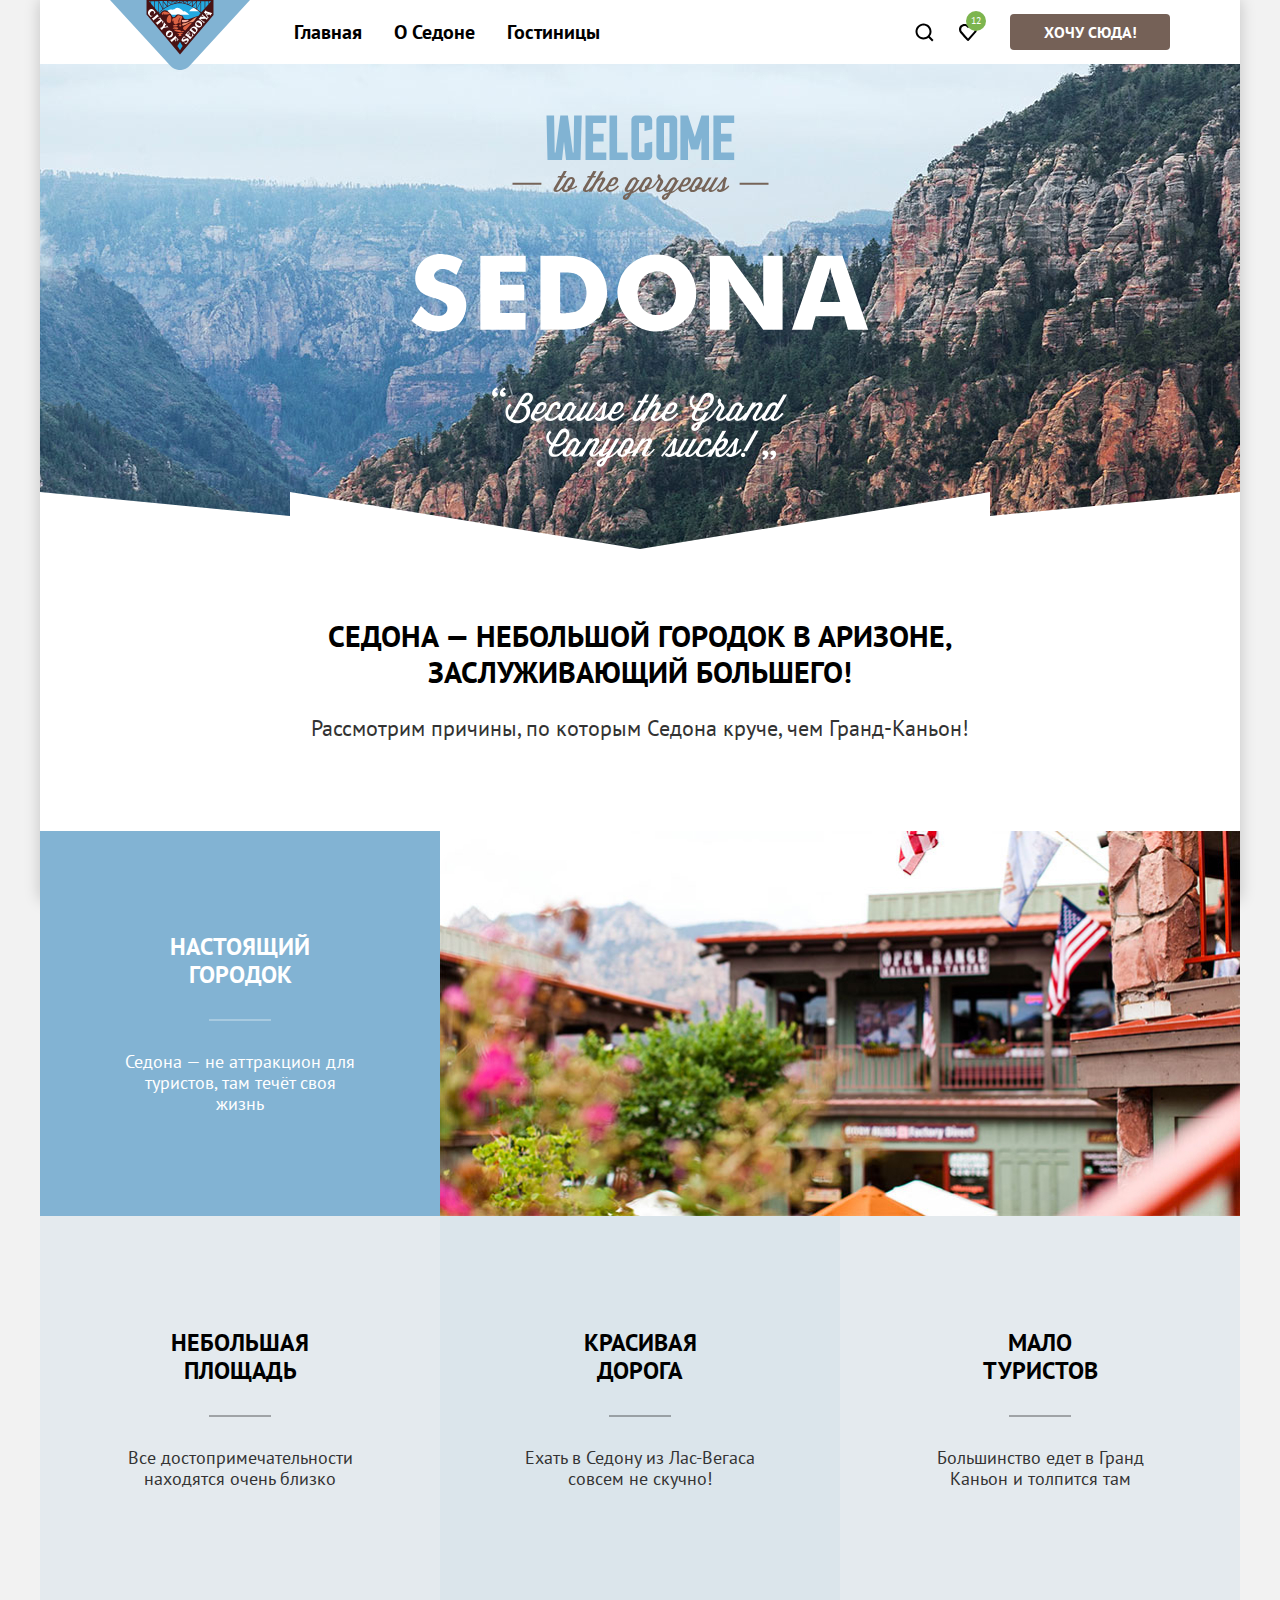
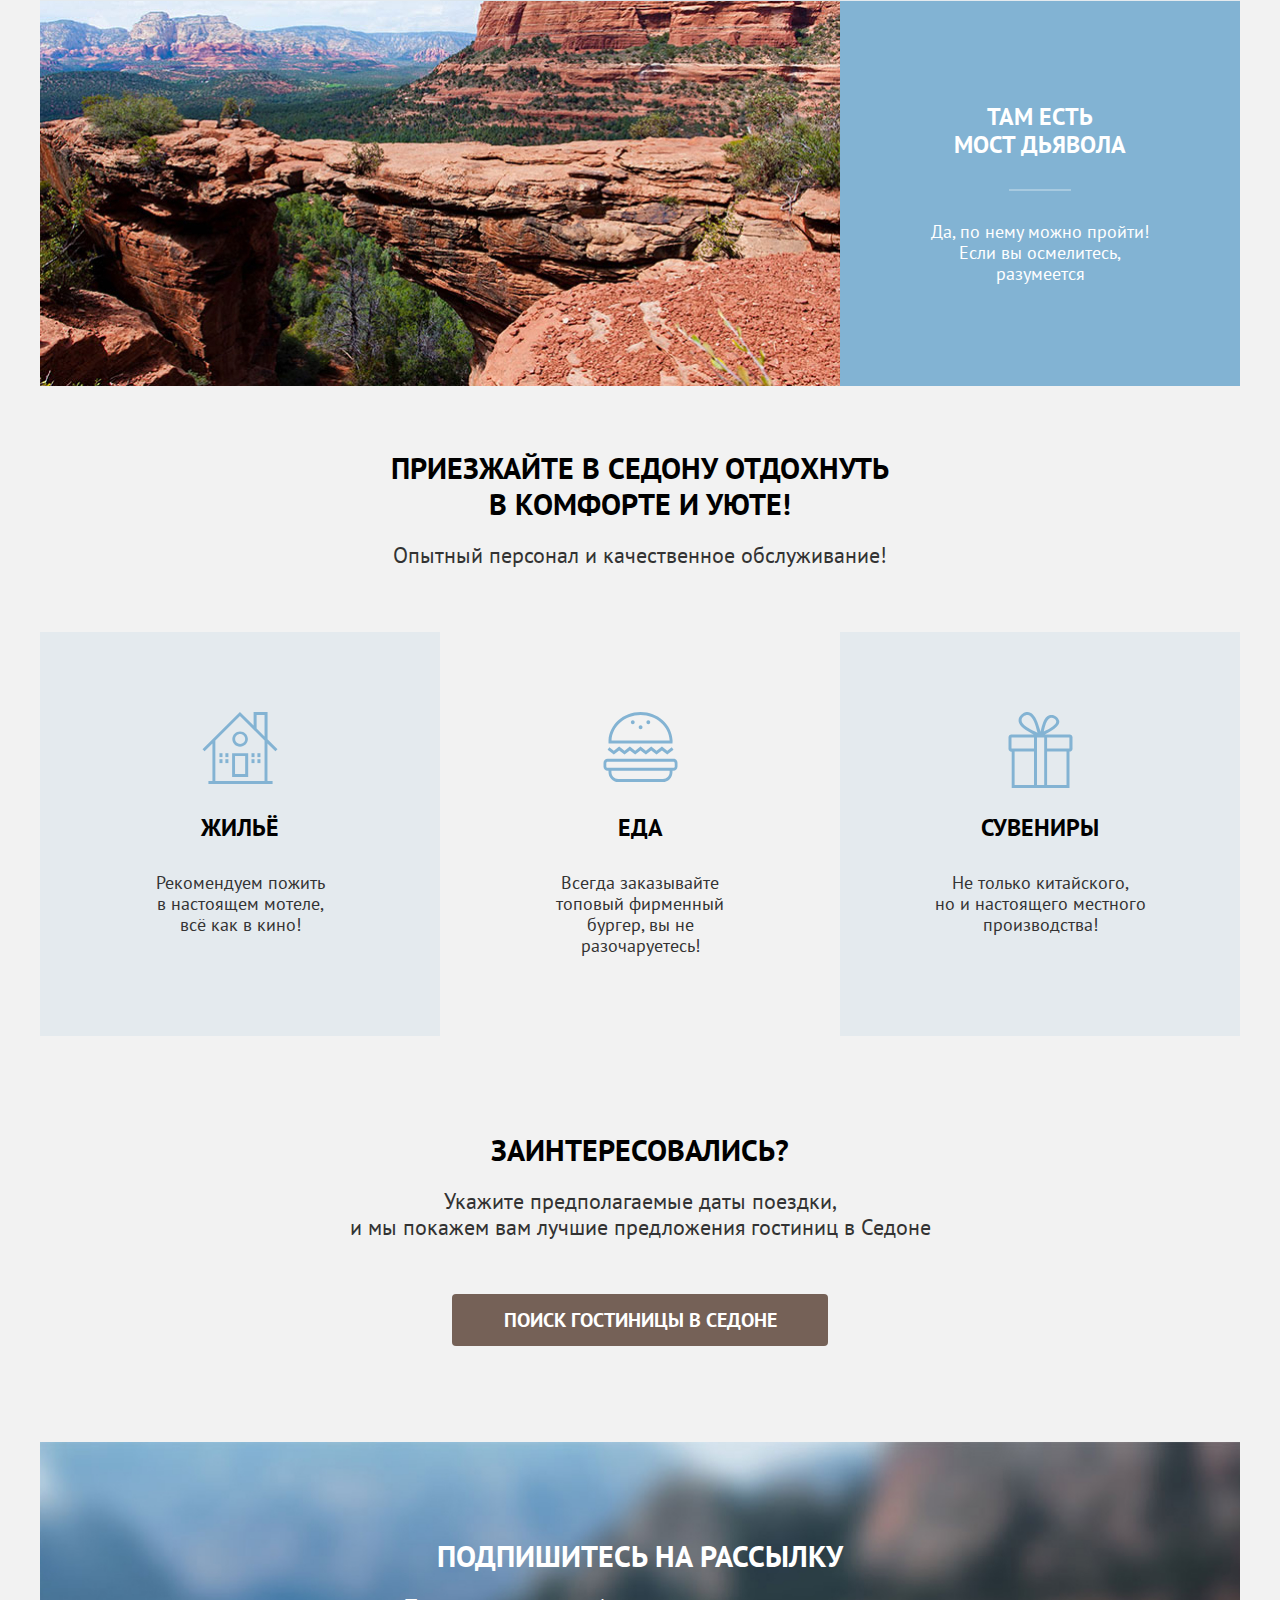
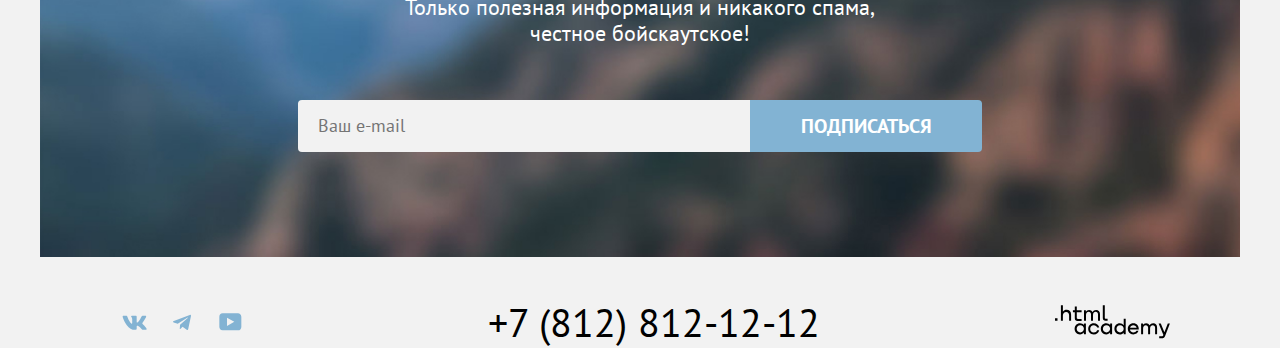
<file: index.html>
<!DOCTYPE html>
<html lang="ru">

  <head>
    <meta charset="utf-8">
    <title>Главная</title>
    <link rel="stylesheet" href="css/style.css">
    <link rel="shortcut icon" type="image/png" sizes="32x32" href="favicon.png">
  </head>

  <body>
    <div class="page-container">
      <header class="page-header" data-test="header">
        <nav class="main-menu">
          <a class="logo" href=""><img src="images/logo.svg" width="140" height="70" alt="Логотип города SEDONA."></a>
          <ul class="site-menu">
            <li class="site-menu-item site-menu-item-active">
              <a href="index.html">Главная</a>
            </li>
            <li class="site-menu-item">
              <a href="#">О Седоне</a>
            </li>
            <li class="site-menu-item">
              <a href="catalog.html">Гостиницы</a>
            </li>
          </ul>
          <ul class="menu-list">
            <li class="menu-list-item">
              <a class="menu-list-search" href="#">
                <svg class="menu-icon" aria-hidden="true" focusable="false" width="20" height="20"
                  xmlns="http://www.w3.org/2000/svg">
                  <path
                    d="m19.5 18.008-3.7-3.68c1-1.292 1.7-2.983 1.7-4.872 0-4.376-3.6-7.956-8-7.956s-8 3.68-8 8.055c0 4.376 3.6 7.956 8 7.956 1.8 0 3.5-.597 4.9-1.69l3.7 3.679 1.4-1.492Zm-10-2.486c-3.3 0-6-2.685-6-5.967 0-3.282 2.7-5.967 6-5.967s6 2.685 6 5.967c0 3.282-2.7 5.967-6 5.967Z" />
                </svg>
                <span class="visually-hidden">Поиск</span>
              </a>
            </li>
            <li class="menu-list-item">
              <a class="menu-list-favorites" href="#">
                <svg class="menu-icon" aria-hidden="true" focusable="false" width="20" height="20"
                  xmlns="http://www.w3.org/2000/svg">
                  <path
                    d="M9.9 19c-.3 0-.6-.1-.8-.4-5.4-6.1-6.7-7.5-7-7.9C1.4 9.8 1 8.6 1 7.4 1 4.4 3.4 2 6.5 2 7.8 2 9 2.5 10 3.3c1-.8 2.3-1.3 3.5-1.3 3 0 5.5 2.4 5.5 5.4 0 1.3-.5 2.5-1.3 3.4l-7 7.9c-.2.2-.4.3-.8.3Zm-6-9.5c.3.4 3.5 4 6.1 6.9l6.2-7c.5-.5.7-1.2.7-2 0-1.8-1.5-3.3-3.3-3.3-1 0-2 .5-2.7 1.3-.3.3-.6.4-.9.4-.3 0-.6-.2-.8-.4-.7-.8-1.7-1.3-2.7-1.3-1.8 0-3.3 1.5-3.3 3.3-.1.9.3 1.6.7 2.1-.1 0-.1 0 0 0Z" />
                </svg>
                <span class="visually-hidden">В избранном.</span>
                <span class="menu-favorites-numbers">12</span>
              </a>
            </li>
            <li>
              <a class="button button-menu-link" href="#">Хочу сюда!</a>
            </li>
          </ul>
        </nav>
      </header>
      <main class="page-main" data-test="main">
        <section class="hero" data-test="hero">
          <h1 class="visually-hidden">Городок Седона</h1>
          <img class="hero-image" src="images/welcome.svg" width="458" height="352"
            alt="Добро пожаловать в прекрасный городок Седона!">
        </section>
        <section class="advantages" data-test="advantages">
          <h2>Седона — небольшой городок в Аризоне,<br> заслуживающий большего!</h2>
          <p>Рассмотрим причины, по которым Седона круче, чем Гранд-Каньон!</p>
          <ul class="advantages-list">
            <li class="advantages-item advantages-item-user">
              <div class="advantages-title-container">
                <h3 class="advantages-title advantages-title-article">Настоящий городок</h3>
                <p class="advantages-description advantages-description-article">Седона — не аттракцион для туристов,
                  там течёт своя жизнь</p>
              </div>
              <img class="advantages-image" src="images/town.jpg" width="800" height="385" alt="Дома Седоны">
            </li>
            <li class="advantages-item">
              <div class="advantages-title-container">
                <h3 class="advantages-title">Небольшая площадь</h3>
                <p class="advantages-description">Все достопримечательности находятся очень близко</p>
              </div>
            </li>
            <li class="advantages-item">
              <div class="advantages-title-container">
                <h3 class="advantages-title">Красивая дорога</h3>
                <p class="advantages-description">Ехать в Седону из Лас-Вегаса совсем не скучно!</p>
              </div>
            </li>
            <li class="advantages-item">
              <div class="advantages-title-container">
                <h3 class="advantages-title">Мало туристов</h3>
                <p class="advantages-description">Большинство едет в Гранд Каньон и толпится там</p>
              </div>
            <li class="advantages-item advantages-item-user advantages-item-user-reverse">
              <div class="advantages-title-container">
                <h3 class="advantages-title advantages-title-article">Там есть<br> мост дьявола</h3>
                <p class="advantages-description advantages-description-article">Да, по нему можно пройти! Если вы
                  осмелитесь, разумеется</p>
              </div>
              <img class="advantages-image" src="images/canyon.jpg" width="800" height="385" alt="Горы Седоны">
            </li>
          </ul>
        </section>
        <section class="services" data-test="service">
          <div class="services-container">
            <h2>Приезжайте в Седону отдохнуть<br> в комфорте и уюте!</h2>
            <p>Опытный персонал и качественное обслуживание!</p>
          </div>
          <ul class="services-list">
            <li class="services-item">
              <div class="services-item-container">
                <h3 class="services-title services-title-house">Жильё</h3>
                <p class="services-description">Рекомендуем пожить<br> в настоящем мотеле, <br>всё как в кино!</p>
              </div>
            </li>
            <li class="services-item">
              <div class="services-item-container">
                <h3 class="services-title services-title-food">Еда</h3>
                <p class="services-description">Всегда заказывайте<br> топовый фирменный бургер, вы не разочаруетесь!
                </p>
              </div>
            </li>
            <li class="services-item">
              <div class="services-item-container">
                <h3 class="services-title services-title-present">Сувениры</h3>
                <p class="services-description">Не только китайского,<br> но и настоящего местного производства!</p>
              </div>
            </li>
          </ul>
        </section>
        <section class="hotel-search" data-test="search">
          <h2>Заинтересовались?</h2>
          <p>Укажите предполагаемые даты поездки,<br> и мы покажем вам лучшие предложения гостиниц в Седоне</p>
          <a class="button button-search" href="#">Поиск гостиницы в седоне</a>
        </section>
        <section class="subscribe" data-test="subscribe">
          <div class="subscribe-container">
            <h2>Подпишитесь на рассылку</h2>
            <p>Только полезная информация и никакого спама, честное бойскаутское!</p>
            <form class="subscribe-form" action="https://echo.htmlacademy.ru/" method="post">
              <label for="subscribe-email">
                <span class="visually-hidden">Ваш e-mail.</span>
              </label>
              <input class="field" type="email" placeholder="Ваш e-mail" name="subscribe-email" id="subscribe-email" required>
              <button class="button button-subscribe" type="submit">Подписаться</button>
            </form>
          </div>
        </section>
      </main>
      <footer class="page-footer" data-test="footer">
        <section class="footer-social">
          <h2 class="visually-hidden">Социальные сети.</h2>
          <ul class="footer-social-list">
            <li class="footer-social-item">
              <a class="footer-social-link" href="https://vk.com/htmlacademy">
                <svg class="footer-icon" aria-hidden="true" focusable="false" width="25" height="15"
                  xmlns="http://www.w3.org/2000/svg">
                  <path fill-rule="evenodd"
                    d="M24.116 1.804c.166-.546 0-.948-.795-.948h-2.625c-.668 0-.976.347-1.143.73 0 0-1.335 3.196-3.226 5.272-.612.602-.89.793-1.224.793-.167 0-.418-.19-.418-.738V1.804c0-.656-.184-.948-.74-.948H9.817c-.417 0-.668.304-.668.593 0 .621.946.765 1.043 2.513V7.76c0 .833-.153.984-.487.984-.89 0-3.055-3.21-4.34-6.885-.249-.715-.5-1.003-1.172-1.003H1.566c-.75 0-.9.347-.9.73 0 .682.89 4.07 4.145 8.551 2.17 3.06 5.225 4.72 8.008 4.72 1.67 0 1.875-.369 1.875-1.004V11.54c0-.737.158-.884.687-.884.39 0 1.057.192 2.615 1.667 1.78 1.75 2.073 2.533 3.075 2.533h2.625c.75 0 1.126-.368.91-1.096-.238-.724-1.088-1.775-2.215-3.022-.612-.71-1.53-1.475-1.809-1.858-.389-.49-.278-.71 0-1.147 0 0 3.2-4.426 3.533-5.929h.001Z"
                    clip-rule="evenodd" />
                </svg>
                <span class="visually-hidden">ВКонтакте</span>
              </a>
            </li>
            <li class="footer-social-item">
              <a class="footer-social-link" href="https://t.me/htmlacademy">
                <svg class="footer-icon" aria-hidden="true" focusable="false" width="18" height="16"
                  xmlns="http://www.w3.org/2000/svg">
                  <path
                    d="M16.785.956.84 7.104C-.248 7.541-.24 8.148.64 8.42l4.094 1.277 9.472-5.976c.448-.272.857-.126.52.173l-7.673 6.925H7.05l.002.001-.283 4.22c.414 0 .597-.19.829-.414l1.988-1.934 4.136 3.055c.762.42 1.31.205 1.5-.706l2.715-12.795c.278-1.114-.425-1.618-1.153-1.29Z" />
                </svg>
                <span class="visually-hidden">Телеграм.</span>
              </a>
            </li>
            <li class="footer-social-item">
              <a class="footer-social-link" href="https://www.youtube.com/user/htmlacademyru">
                <svg class="footer-icon" aria-hidden="true" focusable="false" width="23" height="18"
                  xmlns="http://www.w3.org/2000/svg">
                  <path
                    d="M18.94.356H3.507C1.647.356.333 1.95.333 3.756V13.85c0 1.913 1.314 3.506 3.174 3.506H19.16c1.642 0 3.174-1.593 3.174-3.4v-10.2c-.219-1.806-1.532-3.4-3.393-3.4ZM7.995 12.894V4.819l7.333 4.037-7.333 4.038Z" />
                </svg>
                <span class="visually-hidden">Ютуб.</span>
              </a>
            </li>
          </ul>
        </section>
        <div class="footer-contacts">
          <h2 class="visually-hidden">Контакты.</h2>
          <a class="footer-contacts-phone" href="tel:+78128121212">+7 (812) 812-12-12</a>
        </div>
        <div class="footer-link-container">
          <a class="footer-link" href="https://htmlacademy.ru/">
            <svg class="footer-link-icon" aria-hidden="true" focusable="false" width="115" height="34"
              xmlns="http://www.w3.org/2000/svg">
              <path
                d="M0 13.256v2.6h2.5v-2.6H0ZM11.6 4.856c-1.6 0-2.8.7-3.6 1.7h-.1v-6.2h-2v15.5h2v-5.3c0-2.1 1.3-3.6 3.3-3.6 1.8 0 2.9 1.4 2.9 3.2v5.7h2v-6.1c.1-3-1.8-4.9-4.5-4.9ZM26.6 5.156h-4.8v-3.7h-2v3.8h-1.9v2h1.9v6c0 1.7 1 2.7 2.7 2.7h4.1v-2h-3.7c-.7 0-1.1-.4-1.1-1.1v-5.7h4.8v-2ZM41.1 4.956c-1.6 0-2.9.8-3.5 2.1h-.1c-.6-1.2-1.8-2.1-3.4-2.1-1.4 0-2.5.8-3.1 1.8h-.1v-1.6H29v10.6h2v-5.4c0-2 1-3.5 2.6-3.5 1.5 0 2.4 1 2.4 2.6v6.3h2v-5.6c0-2.4 1.4-3.3 2.6-3.3 1.5 0 2.4 1 2.4 2.6v6.3h2v-6.5c.1-2.5-1.4-4.3-3.9-4.3ZM47.8 13.056c0 1.7 1 2.7 2.8 2.7h2v-2h-1.7c-.7 0-1.1-.4-1.1-1.1V.356h-2v12.7ZM28.9 20.056c-.9-1.1-2.2-1.8-3.9-1.8-3.1 0-5.4 2.3-5.4 5.6s2.3 5.6 5.4 5.6c1.8 0 3-.8 3.8-1.9h.1v1.6h2v-10.6h-2v1.5Zm-3.6 7.4c-2.2 0-3.6-1.6-3.6-3.6s1.4-3.6 3.6-3.6 3.6 1.6 3.6 3.6c0 1.9-1.4 3.6-3.6 3.6ZM44.2 22.356c-.5-2.4-2.6-4.1-5.4-4.1-3.4 0-5.6 2.5-5.6 5.6 0 3.1 2.2 5.6 5.6 5.6 2.8 0 4.9-1.8 5.4-4.2h-2.1c-.4 1.3-1.7 2.3-3.3 2.3-2.2 0-3.6-1.6-3.6-3.6s1.4-3.6 3.6-3.6c1.6 0 2.8 1 3.3 2.2h2.1v-.2ZM55.1 20.056c-.9-1.1-2.2-1.8-3.9-1.8-3.1 0-5.4 2.3-5.4 5.6s2.3 5.6 5.4 5.6c1.8 0 3-.8 3.8-1.9h.1v1.6h2v-10.6h-2v1.5Zm-3.6 7.4c-2.2 0-3.6-1.6-3.6-3.6s1.4-3.6 3.6-3.6 3.6 1.6 3.6 3.6c0 1.9-1.5 3.6-3.6 3.6ZM68.7 20.156c-.9-1.1-2.2-1.9-3.9-1.9-3.1 0-5.4 2.3-5.4 5.6s2.2 5.6 5.4 5.6c1.7 0 3-.8 3.8-1.8h.1v1.5h2v-15.4h-2v6.4Zm-3.6 7.3c-2.2 0-3.6-1.6-3.6-3.6s1.4-3.6 3.6-3.6 3.6 1.6 3.6 3.6c-.1 2-1.5 3.6-3.6 3.6ZM78.3 18.256c-3.3 0-5.5 2.5-5.5 5.6 0 3 2.1 5.6 5.5 5.6 2.5 0 4.5-1.3 5.2-3.6h-2.1c-.5 1-1.6 1.6-3 1.6-1.9 0-3.3-1.3-3.4-2.9h8.8c.2-3.6-2-6.3-5.5-6.3Zm0 1.9c1.7 0 3 1 3.3 2.6h-6.5c.3-1.5 1.5-2.6 3.2-2.6ZM98.2 18.256c-1.6 0-2.9.8-3.6 2h-.1c-.6-1.2-1.8-2-3.4-2-1.4 0-2.5.7-3.1 1.8v-1.5h-1.9v10.6h2v-5.4c0-2 1-3.4 2.6-3.5 1.5 0 2.4 1 2.4 2.6v6.3h2v-5.6c0-2.4 1.4-3.3 2.6-3.3 1.5 0 2.4 1 2.4 2.6v6.3h2v-6.5c.1-2.6-1.4-4.4-3.9-4.4ZM109.4 27.356l-3.6-8.9h-2.2l4.8 11.6c-.3.9-.7 1.2-1.7 1.2h-2.5v2h2.5c1.8 0 2.8-.8 3.5-2.6l4.7-12.2h-2.1l-3.4 8.9Z" />
            </svg>
          </a>
        </div>
      </footer>
      <div class="modal-container" data-test="modal">
        <div class="modal modal-auth">
          <button class="button-modal-close" type="button">
            <span class="visually-hidden">Закрыть.</span>
          </button>
          <section class="molal-content">
            <h2>Поиск гостиницы в седоне</h2>
            <form class="modal-form" action="https://echo.htmlacademy.ru/" method="post">
              <div class="arrival-date-container">
                <label for="arrival-date">Дата заезда:</label>
                <input class="modal-input modal-input-date arrival-date-input" type="text" name="arrival-date"
                  id="arrival-date" value="27 апреля 2020" required>
                <span class="arrival-date-span">Мы не можем отправить вас в прошлое.</span>
              </div>
              <div class="date-of-departure-container">
                <label for="date-of-departure">Дата выезда:</label>
                <input class="modal-input modal-input-date date-of-departure-input" type="text" name="date-of-departure"
                  id="date-of-departure" value="1 сентября 2023" required>
                <span class="date-of-departure-span">На эти даты есть свободные номера. Пока есть.</span>
              </div>
              <label class="adult-label
              people-label" for="adult">Взрослые:</label>
              <div class="input-people-container">
                <div class="button-input-container">
                  <button class="button-minus" type="button">
                    <span class="visually-hidden">Минус.</span>
                    <svg class="tooltip-icon" aria-hidden="true" focusable="false" width="20" height="20"
                      xmlns="http://www.w3.org/2000/svg">
                      <path d="M3 9v2h14V9H3Z" />
                    </svg>
                  </button>
                </div>
                <input class="modal-input-people" type="number" name="adult" id="adult" value="2" min="0" max="10"
                  required>
                <div class="button-input-container">
                  <button class="button-plus" type="button">
                    <span class="visually-hidden">Плюс.</span>
                    <svg class="tooltip-icon" aria-hidden="true" focusable="false" width="20" height="20"
                      xmlns="http://www.w3.org/2000/svg">
                      <path d="M17 9h-6V3H9v6H3v2h6v6h2v-6h6V9Z" />
                    </svg>
                  </button>
                </div>
              </div>
              <span class="children-span">
                <label class="children-label" for="children">Дети:</label>
                <span class="tooltip">
                  <button class="tooltip-toggle" type="button" aria-labelledby="tooltip-label-date">
                    <svg class="tooltip-icon" aria-hidden="true" focusable="false" width="26" height="26"
                      xmlns="http://www.w3.org/2000/svg">
                      <circle cx="13" cy="13" r="13" />
                      <path fill="#fff" fill-rule="evenodd" d="M12 7h2v2h-2V7Zm2 12h-2v-9h2v9Z" clip-rule="evenodd" />
                    </svg>
                  </button>
                  <span class="tooltip-text" role="tooltip" id="tooltip-label-date">Укажите количество детей, которые
                    будут с вами, возраст которых от 6 до 18 лет. Дети до 6 лет размещаются бесплатно.</span>
                </span>
              </span>
              <div class="input-people-container">
                <div class="button-input-container">
                  <button class="button-minus" type="button">
                    <span class="visually-hidden">Минус</span>
                    <svg class="tooltip-icon" aria-hidden="true" focusable="false" width="20" height="20"
                      xmlns="http://www.w3.org/2000/svg">
                      <path d="M3 9v2h14V9H3Z" />
                    </svg>
                  </button>
                </div>
                <input class="modal-input-people" type="number" name="children" id="children" value="2" min="0" max="10"
                  required>
                <div class="button-input-container">
                  <button class="button-plus" type="button">
                    <span class="visually-hidden">Плюс</span>
                    <svg class="tooltip-icon" aria-hidden="true" focusable="false" width="20" height="20"
                      xmlns="http://www.w3.org/2000/svg">
                      <path d="M17 9h-6V3H9v6H3v2h6v6h2v-6h6V9Z" />
                    </svg>
                  </button>
                </div>
              </div>
              <button class="button button-modal-form" type="submit">Найти</button>
            </form>
          </section>
        </div>
      </div>
    </div>
  </body>
</html>
</file>
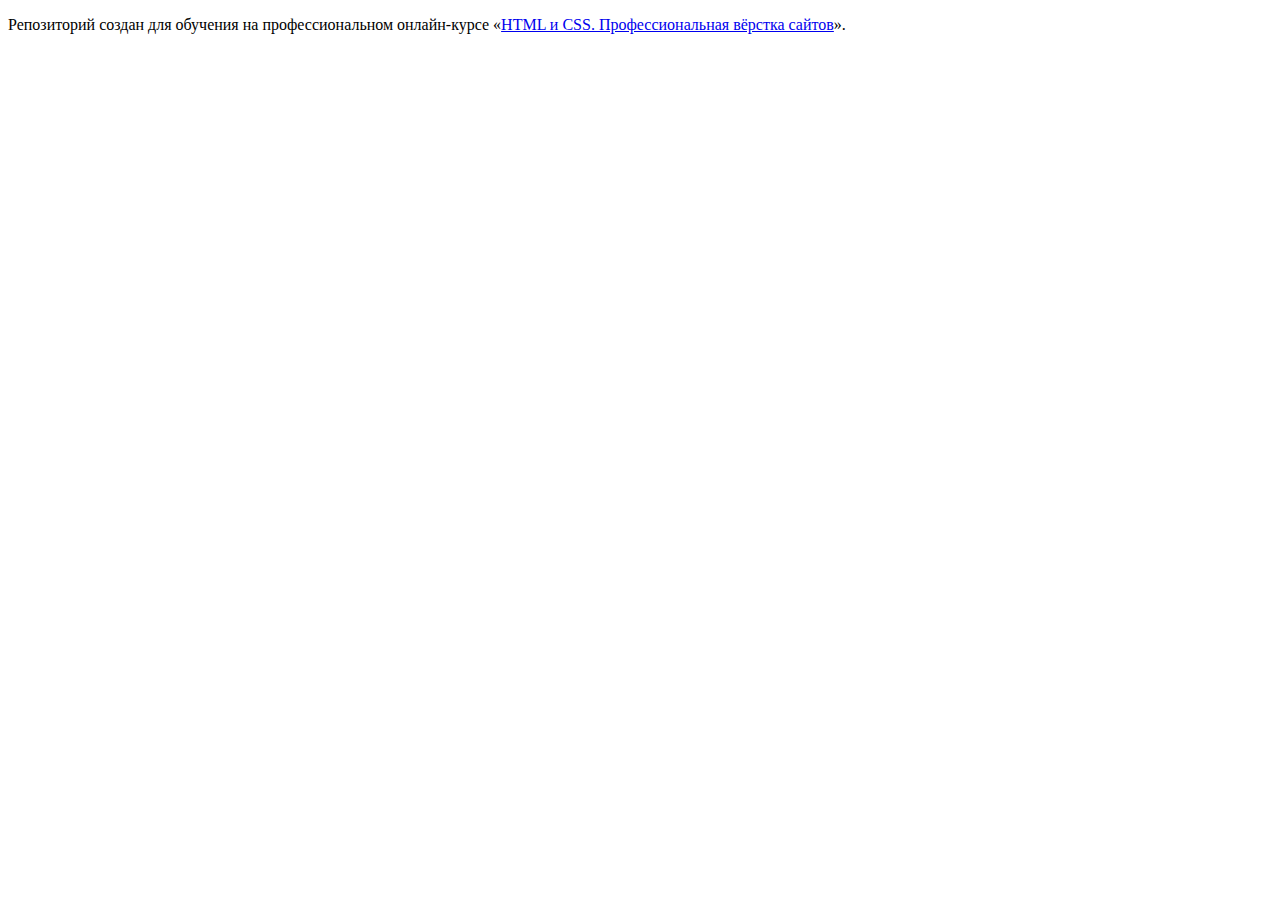
<file: 2/index.html>
<!DOCTYPE html>
<html lang="ru">
  <head>
    <meta charset="utf-8">
    <title>HTML Academy: Седона</title>
    <base href="https://htmlacademy-htmlcss.github.io/2385377-sedona-37/2/">
</head>
  <body>

    <p>Репозиторий создан для обучения на профессиональном онлайн‑курсе «<a href="https://htmlacademy.ru/intensive/htmlcss">HTML и CSS. Профессиональная вёрстка сайтов</a>».</p>

  </body>
</html>
</file>
<file: css/style.css>
@font-face {
    font-family: "PT Sans";
    font-weight: 400;
    font-style: normal;
    src: url("../fonts/ptsans-400.woff2") format("woff2");
    font-display: swap;
  }

  @font-face {
    font-family: "PT Sans";
    font-weight: 700;
    font-style: normal;
    src: url("../fonts/ptsans-700.woff2") format("woff2");
    font-display: swap;
  }

  html {
    height: 100%;
  }

  body {
    font-family: "PT Sans", sans-serif;
    font-weight: 400;
    font-style: normal;
    font-size: 18px;
    line-height: 21px;
    min-width: 1280px;
    height: 100%;
    margin: 0;
    padding: 0;
    color: #333333;
    background-color: #F2F2F2;
    box-sizing: border-box;
    word-wrap: break-word;
    display: flex;
    flex-direction: column;
    min-height: 100%;
  }

  .page-container {
    display: flex;
    flex-direction: column;
    width: 1200px;
    min-height: 100%;
    margin: 0 auto;
    background-color: #FFFFFF;
    box-shadow: 0 0 15px rgba(0, 0, 0, 0.2);
  }

  .page-main {
    flex-grow: 1;
  }

  .button {
    font-family: inherit;
    box-sizing: border-box;
    border: none;
    font-weight: 700;
    font-size: 16px;
    line-height: 20px;
    text-align: center;
    text-transform: uppercase;
    text-decoration: none;
    color: #FFFFFF;
    background-color: #756157;
    border-radius: 4px;
    cursor: pointer;
  }

  .button:not([disabled]):hover,
  .button:not([disabled]):focus {
    background-color: #615048;
  }

  .button:not([disabled]):active {
    color: rgba(255, 255, 255, 0.3);
    background-color: #756157;
  }

  .button:disabled {
    color: #E5E5E5;
    background-color: #FFFFFF;
    cursor: default;
  }

  .visually-hidden {
    position: absolute;
    width: 1px;
    height: 1px;
    margin: -1px;
    border: 0;
    padding: 0;
    white-space: nowrap;
    clip-path: inset(100%);
    clip: rect(0 0 0 0);
    overflow: hidden;
  }
  /* ======== header =========== */

  .main-menu {
    display: flex;
    min-width: 64px;
    padding: 0 70px;
  }

  .logo {
    height: 64px;
    z-index: 1;
  }

  .logo:not([disabled]):hover,
  .logo:not([disabled]):focus {
    outline: 3px solid #68A2CA;

  }

  .logo:not([disabled]):active {
    outline: 2px solid #68A2CA;
    opacity: 0.6;
  }

  .site-menu {
    list-style: none;
    display: flex;
    flex-wrap: wrap;
    width: 500px;
    margin: 0;
    padding: 0;
    margin-left: 28px;
  }

  .site-menu-item {
    position: relative;
  }

  .site-menu-item a {
    display: block;
    font-weight: 700;
    font-size: 20px;
    line-height: 24px;
    padding: 20px 16px;
    text-transform: capitalize;
    text-decoration: none;
    color: #000000;
  }


  .site-menu-item-active::after {
    position: absolute;
    height: 0;
    left: 16px;
    right: 16px;
    bottom: -1px;
    border: 1px solid #756257;
    z-index: 2;
  }

  .site-menu-item:not([disabled]):hover a,
  .site-menu-item:not([disabled]):focus-within a {
    color: #FFFFFF;
    background-color: #68A2CA;
    transition: 0.5s linear;
    outline: none;
  }

  .site-menu-item:not([disabled]):active a {
    color: #FFFFFF;
    background-color: #68A2CA;
    opacity: 0.6;
    outline: none;
  }

  .menu-list {
    list-style: none;
    display: flex;
    flex-wrap: wrap;
    justify-content: end;
    align-items: center;
    width: 320px;
    margin: 0;
    padding: 0;
    margin-left: auto;
  }

  .menu-list-item a {
    position: relative;
    display: block;
    padding: 32px 22px;
    text-transform: capitalize;
    text-decoration: none;
  }

  .menu-list-favorites::before {
    position: absolute;
    content: "";
    width: 20px;
    height: 20px;
    top: 11px;
    right: 4px;
    background-color: #7DB54F;
    border-radius: 50%;
    z-index: 2;
  }

  .menu-favorites-numbers {
    position: absolute;
    font-size: 10px;
    line-height: 10px;
    text-align: center;
    top: 16px;
    right: 9px;
    color: #FFFFFF;
    z-index: 3;
  }

  .menu-icon {
    position: absolute;
    top: 0;
    right: 0;
    bottom: 0;
    left: 0;
    margin: auto;
    fill: #000000;
  }

  .menu-list-item:not([disabled]):hover a,
  .menu-list-item:not([disabled]):focus-within a {
    background-color: #68A2CA;
    transition: 0.5s linear;
    outline: none;
  }

  .menu-list-item:not([disabled]):hover .menu-icon,
  .menu-list-item:not([disabled]):focus-within .menu-icon {
    fill: #FFFFFF;
    transition: 0.5s linear;
  }

  .menu-list-item:not([disabled]):hover .menu-list-favorites::before,
  .menu-list-item:not([disabled]):focus-within .menu-list-favorites::before {
    background-color: #615048;
    transition: 0.5s linear;
  }

  .menu-list-item:not([disabled]):active .mrnu-icon {
    background-color: #68A2CA;
    opacity: 0.6;
  }

  .button-menu-link {
    display: grid;
    min-width: 160px;
    padding: 8px 16px;
    margin-left: 20px;
    align-items: center;
  }

/* ======== end header ======= */

/*
========== hero ========== */
  .hero {
    position: relative;
    height: 485px;
    background-image: url("../images/background_mountains.jpg");
    background-size: 100% auto;
    background-repeat: no-repeat;
    background-color: #82B3D3;
  }

  .hero::after {
    position: absolute;
    content: "";
    width: 1200px;
    height: 57px;
    left: 0;
    bottom: 0;
    background-image: url("../images/divider.svg");
    background-repeat: no-repeat;
  }

  .hero-image {
    padding: 51px 371px 82px;
  }

  /* ===========end hero======= */
/* ========== advantages ======== */

  .advantages h2 {
    margin: 0 auto;
    padding: 69px 70px 25px;
    text-align: center;
    font-weight: 700;
    font-size: 30px;
    line-height: 36px;
    color: #000000;
    text-transform: uppercase;
  }

  .advantages > p {
    margin: 0 auto;
    padding: 0 70px 69px;
    text-align: center;
    font-size: 22px;
    line-height: 26px;
    color: #333333;
  }

  .advantages-list {
    margin: 0;
    padding: 0;
    padding-top: 21px;
    list-style: none;
    display: flex;
    flex-wrap: wrap;
  }

  .advantages-item {
    display: flex;
    width: 400px;
    min-height: 385px;
    text-align: center;
    background-color: rgba(131, 179, 211, 0.12);
  }

  .advantages-item:first-child {
    background-color: #82B3D3;
  }

  .advantages-item:nth-child(2n+3) {
    background-color: rgba(131, 179, 211, 0.2);
  }

  .advantages-item:last-child {
    background-color: #82B3D3;
  }

  .advantages-item-user {
    width: 1200px;
  }

  .advantages-item-user-reverse {
    flex-direction: row-reverse;
  }

  .advantages-title-container {
    width: 230px;
    padding: 102px 85px;
    align-self: center;
  }

  .advantages-title {
    width: 175px;
    margin: 0 auto;
    margin-bottom: 30px;
    text-align: center;
    font-weight: 700;
    font-size: 24px;
    line-height: 28px;
    color: #000000;
    text-transform: uppercase;
  }

  .advantages-title::after {
    display: block;
    content: "";
    width: 60px;
    height: 0;
    margin: 30px auto 0;
    border: 1px solid;
    opacity: 0.3;
  }

  .advantages-title-article {
    color: #FFFFFF;
  }

  .advantages-description {
    margin: 0;
  }

  .advantages-description-article {
    color: #FFFFFF;
  }

  .advantages-image {
    height: 100%;
  }

/* ========= end advantages ========== */

  /* ========= services ======= */

  .services-container {
    text-align: center;
  }

  .services-container h2 {
    margin: 0 auto;
    padding: 64px 70px 20px;
    text-align: center;
    font-weight: 700;
    font-size: 30px;
    line-height: 36px;
    color: #000000;
    text-transform: uppercase;
  }

  .services-container p {
    margin: 0 auto;
    padding: 0 70px 64px;
    text-align: center;
    font-size: 22px;
    line-height: 26px;
  }

  .services-list {
    margin: 0;
    padding: 0;
    list-style: none;
    display: flex;
    flex-wrap: wrap;
  }

  .services-item {
    display: flex;
    width: 400px;
    min-height: 385px;
    text-align: center;
  }

  .services-item-container {
    width: 230px;
    min-height: 223px;
    padding: 80px 85px;
  }

  .services-item:nth-child(2n+1) {
    background-color: rgba(131, 179, 211, 0.12);
  }

  .services-title {
    margin: 0;
    padding-top: 102px;
    padding-bottom: 30px;
    font-weight: 700;
    font-size: 24px;
    line-height: 28px;
    color: #000000;
    text-transform: uppercase;
  }

  .services-title-house {
    background-image: url("../images/house.svg");
    background-repeat: no-repeat;
    background-position: top;
  }

  .services-title-food {
    background-image: url("../images/food.svg");
    background-repeat: no-repeat;
    background-position: top;
  }

  .services-title-present {
    background-image: url("../images/present.svg");
    background-repeat: no-repeat;
    background-position: top;
  }

  .services-description {
    margin: 0;
  }
  /* ========== end services ======== */

/* ======= hotel-search ======== */

  .hotel-search {
    width: 1200px;
    padding: 96px 304px;
    text-align: center;
    box-sizing: border-box;
  }

  .hotel-search h2 {
    margin: 0;
    padding-bottom: 20px;
    font-weight: 700;
    font-size: 30px;
    line-height: 36px;
    color: #000000;
    text-transform: uppercase;
  }

  .hotel-search p {
    margin: 0;
    padding-bottom: 54px;
    font-size: 22px;
    line-height: 26px;
  }

  .button-search {
    display: grid;
    width: 376px;
    margin: 0 auto;
    padding: 8px 16px;
    font-size: 20px;
    line-height: 36px;
  }

/* ======= end hotel-search ======== */

/* ======= subscribe ========== */

  .subscribe {
    background: url("../images/background_mountains_blur.jpg");
    background-size: cover;
    background-color: #82B3D3;
    background-repeat: no-repeat;
    min-height: 415px;
    text-align: center;
  }

  .subscribe-container {
    margin: 0 auto;
    padding: 96px 70px 104px;
  }

  .subscribe h2 {
    margin: 0;
    padding-bottom: 20px;
    font-weight: 700;
    font-size: 30px;
    line-height: 36px;
    text-transform: uppercase;
    color: #FFFFFF;
  }

  .subscribe p {
    width: 475px;
    margin: 0 auto;
    padding-bottom: 54px;
    font-size: 22px;
    line-height: 26px;
    color: #FFFFFF;
  }

  .subscribe-form {
    display: grid;
    grid-template-columns: 452px 232px;
    height: 52px;
    box-sizing: border-box;
    justify-content: center;
  }

  .field {
    grid-column: 1/2;
    box-sizing: border-box;
    font-family: inherit;
    font-size: 18px;
    line-height: 24px;
    margin: 0;
    padding: 14px 20px;
    color: rgba(0, 0, 0, 0.6);
    background-color: #F2F2F2;
    border-radius: 4px 0 0 4px;
    border: none;
  }

  .field:not([disabled]):hover {
    background-color: #E6E6E6;
  }

  .field:not([disabled]):focus {
    background-color: #E6E6E6;
    outline: 3px solid #83B3D3;
  }

  .field:disabled {
    color: rgba(0, 0, 0, 0.3);
  }

  .button-subscribe {
    grid-column: 2/3;
    padding: 8px 16px;
    font-size: 20px;
    line-height: 36px;
    background-color: #82B3D3;
    border-radius: 0 4px 4px 0;
  }

  .button-subscribe:not([disabled]):hover,
  .button-subscribe:not([disabled]):focus {
    background-color: #68A2CA;
  }

  .button-subscribe:not([disabled]):active {
    background-color: #82B3D3;
  }

/* ======== end subscribe ======== */

/* ======= footer =========== */

  .page-footer {
    display: flex;
    flex-wrap: wrap;
    justify-content: space-between;
    width: 1200px;
    min-height: 50px;
    margin: 0 auto;
    padding: 40px 70px 30px;
    box-sizing: border-box;
  }

  .footer-social {
    width: 300px;
  }

  .footer-social-list {
    list-style: none;
    display: flex;
    flex-wrap: wrap;
    align-items: center;
    margin: 0;
    padding: 5px 0;
    margin-left: auto;
  }

  .footer-social-item a {
    position: relative;
    display: block;
    padding: 20px 24px;
  }

  .footer-icon {
    position: absolute;
    top: 0;
    right: 0;
    bottom: 0;
    left: 0;
    margin: auto;
    fill: #83B3D3
  }

  .footer-icon:not([disabled]):hover {
    fill: #68A2CA;
  }

  .footer-social-link:not([disabled]):focus {
    outline: 3px solid #83B3D3;
  }

  .footer-social-link:not([disabled]):focus .footer-icon {
    fill: #68A2CA;
  }

  .footer-social-link:not([disabled]):active {
    outline: none;
  }

  .footer-social-link:not([disabled]):active .footer-icon {
    fill: rgba(104, 162, 202, 0.3);
  }

  .footer-contacts {
    display: flex;
    flex-wrap: wrap;
    justify-content: end;
    width: 460px;
  }

  .footer-contacts-phone {
    display: block;
    font-size: 40px;
    line-height: 40px;
    width: 333px;
    margin-right: 50px;
    padding: 5px 0;
    color: #000000;
    text-transform: uppercase;
    text-decoration: none;
    text-align: right;
  }

  .footer-contacts-phone:not([disabled]):hover {
    color: #756157;
  }

  .footer-contacts-phone:not([disabled]):focus {
    color: #756157;
    outline: 3px solid #83B3D3;
  }

  .footer-contacts-phone:not([disabled]):active {
    color: rgba(117, 97, 87, 0.3);
    outline: none;
  }

  .footer-link-container {
    display: flex;
    flex-wrap: wrap;
    justify-content: end;
    width: 300px;
  }

  .footer-link {
    display: block;
    width: 115px;
    height: 34px;
    padding-top: 8px;
  }

  .footer-link-icon {
    fill: #000000;
  }

  .footer-link-icon:not([disabled]):hover {
    fill: #756157;
  }

  .footer-link:not([disabled]):focus .footer-link-icon {
    fill: #756157;
  }

  .footer-link:not([disabled]):focus {
    outline: 3px solid #83B3D3;
  }

  .footer-link:not([disabled]):active .footer-link-icon {
    fill: hsla(20, 15%, 40%, 0.3);
  }

  .footer-link:not([disabled]):active {
    outline: none;
  }

/* ======== modal ========== */

  .modal-container {
    position: fixed;
    top: 0;
    left: 0;
    display: flex;
    width: 100%;
    height: 100%;
    background-color: rgba(242, 242, 242, 0.80);
    z-index: 2;
  }

  .modal {
    position: relative;
    margin: auto;
    padding: 64px 70px;
    background-color: #FFFFFF;
    border-radius: 30px;
    box-shadow: 0 25px 50px 0 rgba(0, 0, 0, 0.15);
    box-sizing: border-box;
  }

  .modal-auth {
    width: 717px;
  }

  .button-modal-close {
    position: absolute;
    width: 52px;
    height: 52px;
    margin: 0;
    padding: 0;
    top: 64px;
    right: 52px;
    background-image: url("../images/modal_close.svg");
    background-repeat: no-repeat;
    background-position: center;
    border: none;
    border-radius: 50%;
  }

  .button-modal-close:not([disabled]):hover {
    background-color: #E6E6E6;
  }

  .button-modal-close:not([disabled]):focus {
    background-color: #E6E6E6;
    outline: 3px solid #83B3D3;
  }

  .button-modal-close:not([disabled]):active {
    background-color: #E6E6E6;
    outline: none;
    opacity: 0.3;
  }

  .molal-content h2 {
    margin: 0;
    padding-bottom: 64px;
    font-size: 30px;
    line-height: 36px;
    font-weight: 700;
    color: #000000;
    text-transform: uppercase;
  }

  .modal-form {
    display: grid;
    grid-template-columns: 137px 110px 219px 111px;
    gap: 23px 0;
    align-items: center;
  }

  .arrival-date-container {
    grid-column: 1/-1;
    display: grid;
    grid-template-columns: 119px 440px;
    gap: 4px 18px;
  }

  .arrival-date-span {
    grid-column: 2/-1;
  }

  .date-of-departure-container {
    grid-column: 1/-1;
    display: grid;
    grid-template-columns: 119px 440px;
    gap: 4px 18px;
  }

  .date-of-departure-span {
    grid-column: 2/-1;
  }

  .button-modal-form {
    grid-column: 1/-1;
    margin-top: 25px;
  }

  .modal-form label {
    font-size: 20px;
    font-weight: 700;
    line-height: 24px;
    align-self: center;
    text-transform: capitalize;
    word-wrap: break-word;
  }

  .modal-input {
    height: 100%;
    padding: 12px 20px;
    font-family: inherit;
    font-size: 18px;
    line-height: 24px;
    font-weight: 700;
    align-self: flex-end;
    background-color: #F2F2F2;
    border: none;
    box-sizing: border-box;
  }

  .modal-input-date {
    padding-right: 40px;
    background-image: url("../images/form_date.svg");
    background-repeat: no-repeat;
    background-position: right 20px center;
  }

  .modal-input:not([disabled]):hover {
    color: rgba(0, 0, 0, 0.6);
    background-color: #E6E6E6;
  }

  .modal-input:not([disabled]):focus {
    color: rgba(0, 0, 0, 0.6);
    background-color: #E6E6E6;
    outline: 3px solid #83B3D3;
  }

  .arrival-date-span {
    padding: 0 20px;
    font-size: 16px;
    line-height: 21px;
    color: #FF5757;
  }

  .date-of-departure-span {
    padding: 0 20px;
    font-size: 16px;
    line-height: 21px;
  }

  .adult-label {
    padding-right: 46px;
  }

  .children-span {
    display: flex;
    padding-right: 46px;
    justify-content: end;
    align-items: center;
  }

  .children-label {
    position: relative;
    width: 137px;
    padding-right: 36px;
    align-self: center;
    text-align: end;
  }

  .tooltip {
    position: absolute;
    width: 26px;
    height: 26px;
  }

  .tooltip-toggle {
    display: block;
    margin: 0;
    padding: 0;
    background-color: transparent;
    border: none;
    fill: #83B3D3;
  }

  .tooltip-toggle:not([disabled]):hover .tooltip-icon,
  .tooltip-toggle:not([disabled]):focus .tooltip-icon {
    fill: #68A2CA;
  }

  .tooltip-text {
    position: absolute;
    top: 100%;
    left: 50%;
    transform: translateX(-50%);
    margin-top: 15px;
    width: 256px;
    min-height: 143px;
    padding: 21px 18px 18px 22px;
    font-size: 16px;
    line-height: 20px;
    align-content: center;
    color: #FFFFFF;
    background-color: #333333;
    border-radius: 10px;
    box-shadow: 0 15px 30px 0 rgba(0, 0, 0, 0.30);
    box-sizing: border-box;
    display: none;
  }

  .tooltip-text:after {
    position:absolute;
    content:'';
    background-image: url("../images/tooltip_triangle.svg");
    width: 19px;
    height: 9px;
    bottom: 100%;
    left:0;
    right:0;
    margin-left: auto;
    margin-right: auto;
  }

  .tooltip-toggle:hover + .tooltip-text,
  .tooltip-toggle:focus + .tooltip-text {
    display: block;
  }

  .modal-input-people {
    height: 100%;
    padding: 12px 20px;
    font-family: inherit;
    font-size: 18px;
    line-height: 24px;
    font-weight: 700;
    align-self: flex-end;
    background-color: #F2F2F2;
    border: none;
    box-sizing: border-box;
  }

  .modal-input-people:not([disabled]):hover {
    color: rgba(0, 0, 0, 0.6);
  }

  .modal-input-people:not([disabled]):focus {
    color: rgba(0, 0, 0, 0.6);
    outline: 3px solid #83B3D3;
  }

  .modal-input-people::-webkit-outer-spin-button,
  .modal-input-people::-webkit-inner-spin-button {
    appearance: none;
    margin: 0;
  }

  .input-people-container {
    display: flex;
    width: 100%;
    height: 100%;
    background-color: #F2F2F2;
  }

  .modal-input-people {
    width: 37px;
    padding: 14px 0;
    text-align: center;
    box-sizing: border-box;
  }

  .modal-input-people[type="number"] {
    -moz-appearance: textfield;
  }
  .modal-input-people[type="number"]:hover,
  .modal-input-people[type="number"]:focus {
    -moz-appearance: number-input;
  }

  .button-input-container {
    position: relative;
    width: 40px;
  }

  .button-minus {
    position: absolute;
    width: 20px;
    height: 20px;
    padding: 0;
    right: 10px;
    top: 50%;
    transform: translateY(-50%);
    background-color: #F2F2F2;
    fill: rgba(117, 97, 87, 0.3);
    border: none;
    cursor: pointer;
  }

  .button-plus {
    position: absolute;
    width: 20px;
    height: 20px;
    padding: 0;
    right: 10px;
    top: 50%;
    transform: translateY(-50%);
    background-color: #F2F2F2;
    fill: rgba(117, 97, 87, 0.3);
    border: none;
    cursor: pointer;
  }

  .button-minus:not([disabled]):hover,
  .button-plus:not([disabled]):hover {
    fill: #000000;
  }

  .button-minus:not([disabled]):focus,
  .button-plus:not([disabled]):focus {
    fill: #000000;
    outline: 3px solid #83B3D3;
  }

  .button-minus:not([disabled]):active,
  .button-plus:not([disabled]):active {
    fill: rgba(0, 0, 0, 0.2);
    outline: none;
  }

  .button-minus:disabled,
  .button-plus:disabled {
    cursor: default;
  }

  .button-modal-form {
    display: grid;
    width: 577px;
    padding: 18px 16px;
    font-size: 20px;
    line-height: 24px;
    align-items: center;
    background-color: #83B3D3;
    border-radius: 10px;
  }

  .button-modal-form:not([disabled]):hover,
  .button-modal-form:not([disabled]):focus {
    background-color: #68A2CA;
  }

  .button-modal-form:not([disabled]):active {
    background-color: #82B3D3;
  }

  .modal-container {
    display: none;
  }

/* ======== catalog ======= */

  .service-filter {
    display: block;
    color: #FFFFFF;
    background: url("../images/canyon_blur.jpg");
    background-size: cover;
    background-repeat: no-repeat;
    background-color: #82B3D3;
    min-height: 412px;
    margin: 0;
  }

  .service-filter-hotel {
    display: flex;
    flex-direction: column;
    width: 1060px;
    margin: 0 auto;
    margin-bottom: 40px;
  }

  .service-filter-hotel-title {
    margin: 0;
    padding-top: 35px;
    padding-bottom: 8px;
    font-weight: 700;
    font-size: 60px;
    line-height: 78px;
    color: #FFFFFF;
  }

  .breadcrumbs {
    list-style: none;
    display: flex;
    margin: 0;
    padding: 0;
  }

  .breadcrumbs-item {
    position: relative;
    margin-right: 10px;
    padding-right: 18px;
  }

  .breadcrumbs-link {
    display: block;
    font-size: 16px;
    line-height: 21px;
    text-decoration: none;
    color: #FFFFFF;
  }

  .breadcrumbs-link-home {
    position: relative;
    width: 13px;
    height: 21px;
    background-image: url("../images/home_small.svg");
    background-repeat: no-repeat;
    background-position: center;
  }

  .breadcrumbs-item:not(:last-child)::after {
    position: absolute;
    content: "";
    width: 8px;
    height: 21px;
    top: 50%;
    transform: translateY(-50%);
    right: 0;
    background-image: url("../images/breadcrumbs_arrow.svg");
    background-repeat: no-repeat;
  }

  .breadcrumbs-link:not([disabled]):hover {
    opacity: 0.6;
  }

  .breadcrumbs-link:not([disabled]):focus {
    outline: 3px solid #83B3D3;
  }

  .breadcrumbs-link:not([disabled]):active {
    opacity: 0.3;
    outline:  none;
  }

  .filter {
    display: flex;
    width: 1060px;
    margin: 0 auto;
    padding-bottom: 70px;
  }

  .filter-group {
    width: 150px;
    margin: 0;
    padding: 0;
    border: 0;
  }

  .filter-group-infrastructure {
    margin-right: 69px;
  }

  .filter-group-housing {
    margin-right: auto;
  }

  .filter-title {
    font-size: 20px;
    line-height: 24px;
    font-weight: 700;
    width: 151px;
    padding: 0;
    padding-bottom: 32px;
  }

  .filter-list {
    list-style: none;
    margin: 0;
    padding: 0;
  }

  .filter-item:not(:last-child) {
    margin-bottom: 16px;
  }

  .control {
    position: relative;
    display: block;
    padding-left: 36px;
    height: 23px;
    cursor: pointer;
  }

  .control-mark {
    position: absolute;
    left: 0;
    bottom: 1px;
    width: 20px;
    height: 20px;
    background-color: #FFFFFF;
    border: none;
    border-radius: 4px;
  }

  .control-input[type="checkbox"]:checked + .control-mark::after {
    content: "";
    position: absolute;
    top: 0;
    left: 0;
    width: 20px;
    height: 20px;
    background-image: url("../images/tick.svg");
    background-repeat: no-repeat;
  }

  .control-input[type="radio"] + .control-mark {
    border-radius: 50%;
  }

  .control-input[type="radio"]:checked + .control-mark::after {
    content: "";
    position: absolute;
    left: 5px;
    bottom: 5px;
    width: 10px;
    height: 10px;
    background-color: #3F5E72;
    border-radius: 50%;
  }

  .control-label {
    font-size: 18px;
    line-height: 23px;
  }

  .control:not([disabled]):hover .control-mark,
  .control:not([disabled]):hover .control-label {
    opacity: 0.6;
  }

  .control:not([disabled]):focus-within .control-mark {
    outline: 3px solid #83B3D3;
  }

  .control:not([disabled]):active .control-mark,
  .control:not([disabled]):active .control-label {
    opacity: 0.3;
  }

  .catalog-filter-label {
    position: relative;
  }

  .filter-group-price {
    width: 288px;
    margin-right: 70px;
  }


  .filter-price {
    display: grid;
    grid-template-columns: repeat(2, 143px);
    gap: 2px;
    margin: 0;
    margin-bottom: 44px;
    padding: 0;
    font-family: inherit;
    list-style: none;
  }

  .filter-price-input {
    width: 143px;
    margin: 0;
    padding: 12px 37px 12px 20px;
    font-family: inherit;
    font-size: 18px;
    line-height: 24px;
    font-weight: 700;
    box-sizing: border-box;
    border: none;
    border-radius: 4px 0 0 4px;
  }

  .filter-price-input-max {
    padding-right: 40px;
    border-radius: 0 4px 4px 0;
  }

  .filter-price-input::-webkit-outer-spin-button,
  .filter-price-input::-webkit-inner-spin-button {
    appearance: none;
    margin: 0;
  }

  .filter-price-input[type="number"] {
    -moz-appearance: textfield;
  }
  .filter-price-input[type="number"]:hover,
  .filter-price-input[type="number"]:focus {
    -moz-appearance: number-input;
  }

  .filter-price-mark {
    position: absolute;
    z-index: 1;
    right: 20px;
    bottom: 0;
    color: #000000;
    opacity: 0.3;
  }

  .filter-price-input:not([disabled]):focus-within {
    outline: 3px solid #83B3D3;
  }

  .range-scale {
    position: relative;
    width: 287px;
    height: 4px;
    background-color: rgba(255, 255, 255, 0.3);
  }

  .range-bar {
    position: absolute;
    height: 4px;
    background-color: #FFFFFF;
  }

  .range-toggle {
    position: absolute;
    width: 20px;
    height: 20px;
    background: #FFFFFF;
    border: none;
    border-radius: 4px;
    cursor: pointer;
  }

  .toggle-min {
    top: -8px;
  }

  .toggle-max {
    top: -8px;
    left: 206px;
  }

  .range-toggle:not([disabled]):hover,
  .range-toggle:not([disabled]):focus-within {
    outline: 3px solid #83B3D3;
  }

  .range-toggle:not([disabled]):active {
    outline: 2px solid #83B3D3;
  }

  .filter-button-container {
    display: flex;
    flex-direction: column;
    padding-top: 56px;
  }

  .button-apply {
    width: 191px;
    margin-bottom: 32px;
    padding: 8px 16px;
    background-color: #82B3D3;
  }

  .button-apply:not([disabled]):hover,
  .button-apply:not([disabled]):focus {
    background-color: #68A2CA;
  }

  .button-apply:not([disabled]):active {
    background-color: #82B3D3;
  }

  .button-apply:disabled {
    background-color: rgba(28, 28, 28, 0);
  }

  .button-reset {
    width: 191px;
    height: 36px;
    padding: 5px 16px;
    align-items: center;
    background-color: rgba(28, 28, 28, 0);
    border: 0;
  }

  .button-reset:not([disabled]):hover {
    background-color: rgba(28, 28, 28, 0);
    opacity: 0.6;
  }

  .button-reset:not([disabled]):focus {
    background-color: rgba(28, 28, 28, 0);
    outline: 3px solid #83B3D3;
  }

  .button-reset:not([disabled]):active {
    background-color: rgba(28, 28, 28, 0);
    outline: none;
  }

  .button-reset:disabled {
    color: #E5E5E5;
    background-color: rgba(28, 28, 28, 0);
  }

  .hotels-catalog {
    padding-top: 50px;
  }

  .hotels-catalog-search-result {
    display: flex;
    width: 1060px;
    min-height: 49px;
    margin: 0 auto;
    margin-bottom: 40px;
  }

  .hotels-search-result-number{
    width: 450px;
    margin: 0;
    margin-right: auto;
    padding: 6px 0;
    font-weight: 700;
    font-size: 30px;
    line-height: 36px;
    color: #000000;
    text-transform: uppercase;
    align-self: center;
  }

  .select {
    position: relative;
    display: flex;
    align-items: center;
    width: 292px;
  }

  .select-control {
    width: 100%;
    padding: 12px 30px 12px 18px;
    font-family: inherit;
    font-size: 18px;
    line-height: 21px;
    background-image: url("../images/select_arrow.svg");
    background-repeat: no-repeat;
    background-position: right 18px center;
    background-color: #FFFFFF;
    border: 2px solid #E5E5E5;
    border-radius: 4px;
    appearance: none;
    cursor: pointer;
  }

  .select-control:not([disabled]):hover {
    border: 2px solid #68A2CA;
  }

  .select-control:not([disabled]):focus {
    border: 2px solid #68A2CA;
    outline: none;
  }

  .select-control:disabled {
    color: rgba(0, 0, 0, 0.3);
    border-color: rgba(0, 0, 0, 0.3);
    cursor: default;
  }

  .card-view-button-container {
    display: flex;
    flex-wrap: wrap;
    width: 160px;
    margin-top: -8px;
    margin-left: 70px;
    align-items: center;
  }

  .card-view-button {
    width: 48px;
    height: 48px;
    margin-right: 8px;
    padding: 0;
    background-color: #FFFFFF;
    border: 2px solid #E5E5E5;
    border-radius: 4px;
    cursor: pointer;
  }

  .card-view-button:nth-child(3n) {
    margin-right: 0;
  }

  .card-view-button {
    margin-top: 8px;
  }

  .card-view-button-active {
    border-color: #000000;
  }

  .card-view-button-grid {
    background-image: url("../images/grid.svg");
    background-repeat: no-repeat;
    background-position: center;
  }

  .card-view-button-slides {
    background-image: url("../images/slide.svg");
    background-repeat: no-repeat;
    background-position: center;
  }

  .card-view-button-list {
    background-image: url("../images/list.svg");
    background-repeat: no-repeat;
    background-position: center;
  }

  .card-view-button:not([disabled]):hover {
    border-color: #000000;
  }

  .card-view-button:not([disabled]):focus-within {
    outline-color: #68A2CA;
    border-color: #E5E5E5;
  }

  .card-view-button:not([disabled]):active {
    border-color: #000000;
  }

  .hotel-list {
    display: grid;
    grid-template-columns: repeat(3, 1fr);
    gap: 20px;
    width: 1060px;
    margin: 0 auto;
    margin-bottom: 40px;
    padding: 0;
    padding-bottom: 40px;
    list-style: none;
    border-bottom: 1px solid #E6E6E6;
  }

  .hotel-card {
    display: grid;
    grid-template-columns: repeat(2, 140px);
    grid-template-rows: 1fr auto;
    gap: 16px 20px;
    padding: 19px;
    box-sizing: border-box;
    border: 1px solid #E6E6E6;
    border-radius: 4px;
  }

  .hotel-card a {
    text-decoration: none;
  }

  .hotel-card-img {
    grid-column: 1/3;
  }

  .hotel-card-image {
    display: block;
    max-width: 100%;
  }

  .hotel-card-link {
    grid-column: 1/3;
    grid-row: 2/3;
    align-self: flex-end;
  }

  .hotels-catalog h3 {
    margin: 0;
    font-weight: 700;
    font-size: 24px;
    line-height: 28px;
    color: #000000;
  }

  .hotel-card-price {
    text-align: end;
  }

  .hotel-card-more {
    display: grid;
    width: 140px;
    padding: 8px 16px;
    align-items: center;
  }

  .hotel-card > span {
    align-self: flex-end;
  }

  .button-hotel-card {
    width: 140px;
    padding: 8px 16px;
    background-color: #82B3D3;
  }

  .button-hotel-card-active {
    background-color: #7DB54F;
  }

  .button-hotel-card:not([disabled]):hover,
  .button-hotel-card:not([disabled]):focus {
    background-color: #68A2CA;
  }

  .button-hotel-card:not([disabled]):active {
    background-color: #82B3D3;
  }

  .button-hotel-card-active:not([disabled]):hover,
  .button-hotel-card-active:not([disabled]):focus {
    background-color: #6C9E42;
  }

  .button-hotel-card-active:not([disabled]):active {
    background-color: #7DB54F;
  }

  .hotel-card-star {
    position: relative;
    display: flex;
  }

  .hotel-card-star span {
    width: 18px;
    margin-top: 10px;
    margin-right: 8px;
    background-image: url("../images/star.svg");
    background-repeat: no-repeat;
    box-sizing: content-box;
  }

  .hotel-card-star span:not(:last-child) {
    margin-right: 6px;
  }

  .hotel-card-star-2::after {
    position: absolute;
    content: "";
    width: 92px;
    height: 39px;
    right: 0;
    background-color: #FFFFFF;
    z-index: 2;
  }

  .hotel-card-star-3::after {
    position: absolute;
    content: "";
    width: 68px;
    height: 39px;
    right: 0;
    background-color: #FFFFFF;
    z-index: 2;
  }

  .hotel-card-star-4::after {
    position: absolute;
    content: "";
    width: 44px;
    height: 39px;
    right: 0;
    background-color: #FFFFFF;
    z-index: 2;
  }

  .hotel-card-rating {
    margin: 0;
    padding: 9px 22px 8px 23px;
    font-size: 16px;
    line-height: 20px;
    text-align: center;
    text-transform: uppercase;
    text-decoration: none;
    background-color: #F2F2F2;
    border-radius: 4px;
  }

  .pagination {
    list-style: none;
    display: flex;
    flex-wrap: wrap;
    margin: 0 70px;
    margin-top: -8px;
    padding: 0;
    padding-bottom: 60px;
  }

  .pagination-link {
    display: flex;
    justify-content: center;
    align-items: center;
    box-sizing: border-box;
    min-width: 60px;
    height: 60px;
    padding: 0 12px;
    font-weight: 700;
    font-size: 20px;
    line-height: 36px;
    text-transform: uppercase;
    text-decoration: none;
    color: #FFFFFF;
    background-color: #82B3D3;
    border-radius: 4px;
  }

  .pagination-item:not(:last-child) {
    margin-right: 8px;
  }

  .pagination-item {
    margin-top: 8px;
  }

  .pagination-link-active {
    color: #000000;
    background-color: #F2F2F2;
  }

  .pagination-next {
    color: #000000;
    background-color: #FFFFFF;
  }

  .newsletter-catalog {
    min-height: 415px;
    text-align: center;
  }

  .pagination-link:not([disabled]):hover,
  .pagination-link:not([disabled]):focus {
    border: 1px solid #82B3D3;
    background-color: #68A2CA;
  }

  .pagination-link:not([disabled]):active {
    color: rgba(255, 255, 255, 0.3);
    background-color: #82B3D3;
  }

  .pagination-link-active:not([disabled]):hover,
  .pagination-link-active:not([disabled]):focus,
  .pagination-link-active:not([disabled]):active {
    color: #000000;
    background-color: #F2F2F2;
    border: none;
  }

  .pagination-next:not([disabled]):hover,
  .pagination-next:not([disabled]):focus,
  .pagination-next:not([disabled]):active {
    color: #000000;
    background-color: #FFFFFF;
    border: none;
  }

  .subscribe-container {
    margin: 0 auto;
    padding: 96px 70px 104px;
    text-align: center;
  }


  .subscribe-catalog h2 {
    font-weight: 700;
    font-size: 30px;
    line-height: 36px;
    margin: 0;
    padding-bottom: 20px;
    color: #000000;
    text-transform: uppercase;

  }

  .subscribe-catalog p {
    margin: 0;
    padding-bottom: 54px;
    font-size: 22px;
    line-height: 26px;
  }
</file>
